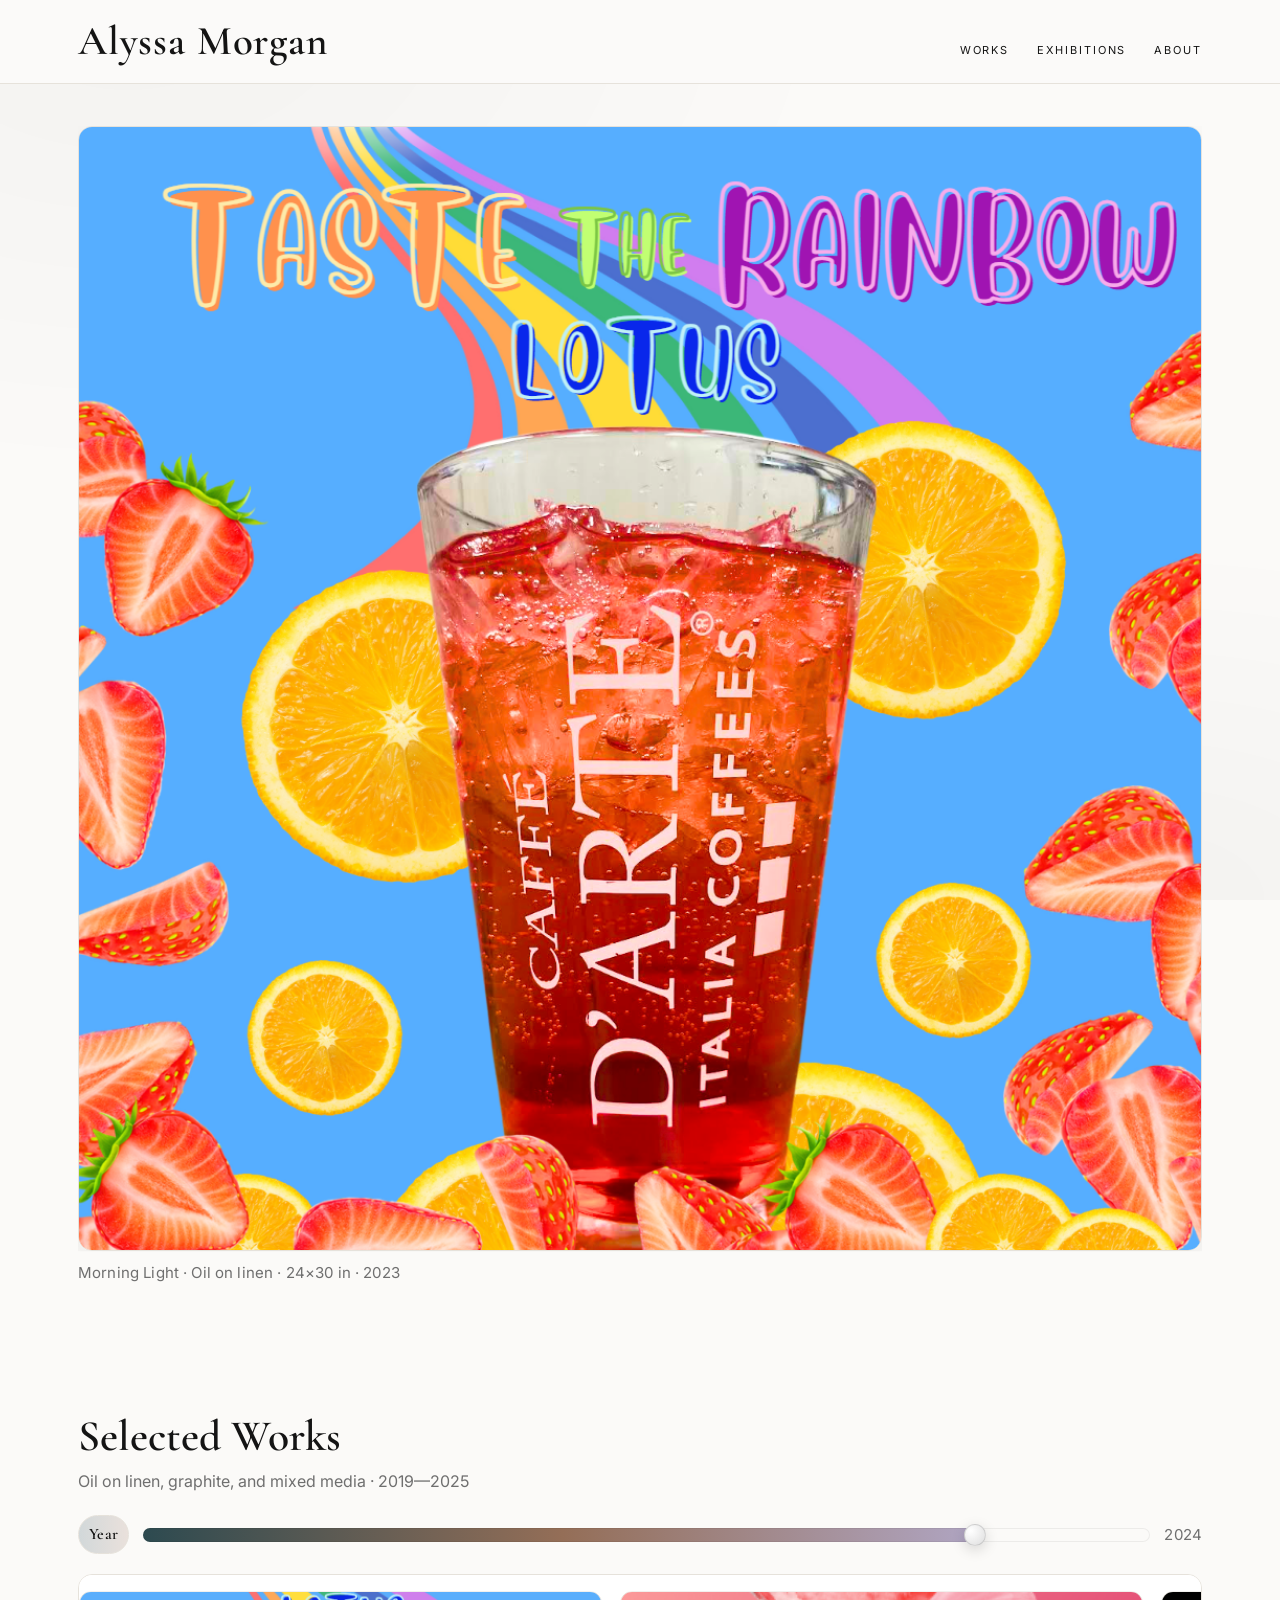
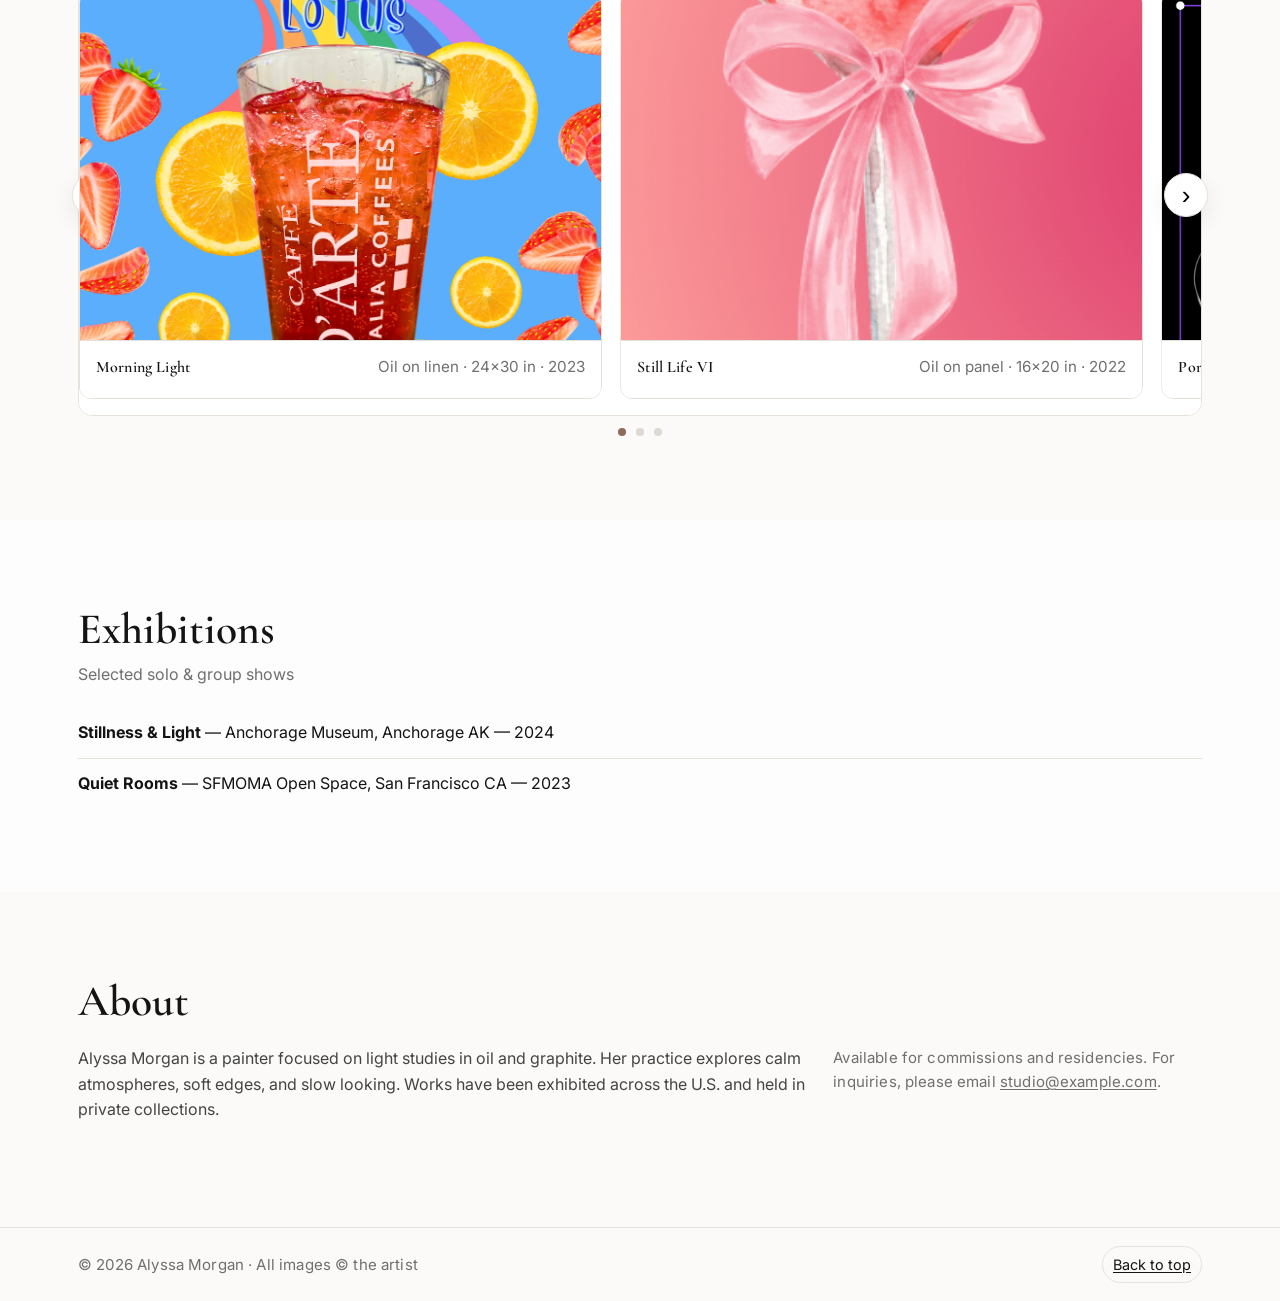
<file: index.html>
<!doctype html>
<html lang="en">
<head>
  <meta charset="utf-8" />
  <meta name="viewport" content="width=device-width,initial-scale=1" />
  <meta name="color-scheme" content="light" />
  <title>Alyssa Morgan — Portfolio</title>

  <!-- Fonts + Theme -->
  <link rel="preconnect" href="https://fonts.gstatic.com" crossorigin>
  <link href="https://fonts.googleapis.com/css2?family=Cormorant+Garamond:ital,wght@0,400;0,600;1,400;1,600&family=Inter:wght@300;400;500;600&display=swap" rel="stylesheet">
  <link rel="stylesheet" href="styles/theme.css" />
</head>
<body class="page-enter">
  <!-- Sticky header -->
  <header class="site-header">
    <div class="container header-inner">
      <a class="brand-link" href="#top" aria-label="Home">
        <h1 class="brand" id="siteLogo">Alyssa Morgan</h1>
      </a>
      <nav class="nav" aria-label="Primary">
        <a href="#works">Works</a>
        <a href="#exhibitions">Exhibitions</a>
        <a href="#about">About</a>
        <a id="adminLink" href="atelier/" class="chip chip--subtle" style="display:none">Studio</a>
      </nav>
    </div>
  </header>

  <main id="top">
    <!-- HERO -->
    <section class="hero-block">
      <div class="container">
        <figure class="hero">
          <img class="reveal" src="uploads/morning-light.jpg" alt="Morning Light — Oil on linen" />
          <figcaption class="caption hero-cap">Morning Light · Oil on linen · 24×30 in · 2023</figcaption>
        </figure>
      </div>
    </section>

    <!-- SELECTED WORKS -->
    <section class="section" id="works" aria-labelledby="worksTitle">
      <div class="container">
        <header class="section-head">
          <h2 id="worksTitle" class="section-title">Selected Works</h2>
          <p class="section-sub">Oil on linen, graphite, and mixed media · 2019—2025</p>
        </header>

        <!-- Controls -->
        <div class="controls">
          <span class="ombre-label">Year</span>
          <input id="yearRange" class="ombre-range" type="range" min="2019" max="2025" value="2024" />
          <span id="yearOut" class="caption">2024</span>
        </div>

        <!-- Carousel -->
        <div class="carousel">
          <button class="car-btn car-btn--prev" aria-label="Previous"><span>‹</span></button>
          <div class="frame" data-carousel-frame>
            <div class="rail">
              <figure class="card reveal">
                <img src="uploads/morning-light.jpg" alt="Morning Light — Oil on linen" data-lightbox />
                <figcaption>
                  <span class="work-title">Morning Light</span>
                  <span class="work-meta">Oil on linen · 24×30 in · 2023</span>
                </figcaption>
              </figure>
              <figure class="card reveal">
                <img src="uploads/still-life-vi.jpg" alt="Still Life VI — Oil on panel" data-lightbox />
                <figcaption>
                  <span class="work-title">Still Life VI</span>
                  <span class="work-meta">Oil on panel · 16×20 in · 2022</span>
                </figcaption>
              </figure>
              <figure class="card reveal">
                <img src="uploads/portrait-study.jpg" alt="Portrait Study — Graphite on paper" data-lightbox />
                <figcaption>
                  <span class="work-title">Portrait Study</span>
                  <span class="work-meta">Graphite on paper · 11×14 in · 2021</span>
                </figcaption>
              </figure>
            </div>
          </div>
          <button class="car-btn car-btn--next" aria-label="Next"><span>›</span></button>
        </div>
        <div class="dots" aria-hidden="true">
          <div class="dot is-active"></div><div class="dot"></div><div class="dot"></div>
        </div>
      </div>
    </section>

    <!-- EXHIBITIONS -->
    <section class="section section--alt" id="exhibitions" aria-labelledby="exhTitle">
      <div class="container">
        <header class="section-head">
          <h2 id="exhTitle" class="section-title">Exhibitions</h2>
          <p class="section-sub">Selected solo & group shows</p>
        </header>
        <ul class="exhibitions">
          <li><strong>Stillness & Light</strong> — Anchorage Museum, Anchorage AK — 2024</li>
          <li><strong>Quiet Rooms</strong> — SFMOMA Open Space, San Francisco CA — 2023</li>
        </ul>
      </div>
    </section>

    <!-- ABOUT -->
    <section class="section" id="about" aria-labelledby="aboutTitle">
      <div class="container">
        <header class="section-head">
          <h2 id="aboutTitle" class="section-title">About</h2>
        </header>
        <div class="about-grid">
          <p>
            Alyssa Morgan is a painter focused on light studies in oil and graphite. Her practice explores calm atmospheres,
            soft edges, and slow looking. Works have been exhibited across the U.S. and held in private collections.
          </p>
          <p class="caption">
            Available for commissions and residencies. For inquiries, please email
            <a href="mailto:studio@example.com">studio@example.com</a>.
          </p>
        </div>
      </div>
    </section>
  </main>

  <!-- FOOTER -->
  <footer class="site-footer">
    <div class="container footer-inner">
      <small class="caption">© <span id="yearNow"></span> Alyssa Morgan · All images © the artist</small>
      <a class="chip" href="#top">Back to top</a>
    </div>
  </footer>

  <!-- LIGHTBOX OVERLAY -->
  <div id="lightbox" class="lightbox" hidden>
    <button class="lightbox__close" aria-label="Close">×</button>
    <img class="lightbox__img" alt="" />
    <div class="lightbox__meta caption" id="lightboxMeta"></div>
  </div>

  <!-- Scripts -->
  <script type="module" src="scripts/app.js"></script>
</body>
</html>
</file>
<file: styles/theme.css>
/* =======================================
   Academic Art Theme — refined v2
   ======================================= */

:root{
  /* Colors */
  --bg:#fbfaf8; --paper:#ffffff; --ink:#141414; --soft:#444; --muted:#6f6f6f; --line:#e6e2db;
  --accent-1:#3f6b6e; --accent-2:#8d6a5b; --accent-3:#8f88a6;
  --ombre-a:#2d4a50; --ombre-b:#946e57; --ombre-c:#b0a6c4;

  /* Type */
  --font-display:"Cormorant Garamond", ui-serif, Georgia, serif;
  --font-body:"Inter", system-ui, -apple-system, "Segoe UI", Roboto, sans-serif;

  /* Layout */
  --maxw:1180px;
  --space-1:6px; --space-2:12px; --space-3:20px; --space-4:32px; --space-5:56px; --space-6:84px;
  --radius:14px;

  /* Motion */
  --ease-slow:cubic-bezier(.22,.11,.08,1);
  --ease-ink:cubic-bezier(.2,.7,0,.99);
}

/* Base */
*{ box-sizing:border-box }
html,body{ height:100% }
html{ background:var(--bg); color:var(--ink); scroll-behavior:smooth }
body{
  margin:0; font-family:var(--font-body); line-height:1.6;
  -webkit-font-smoothing:antialiased; text-rendering:optimizeLegibility;
}

/* Subtle “paper” vignette */
body::before{
  content:""; position:fixed; inset:0; pointer-events:none;
  background:
    radial-gradient(1200px 800px at 10% 0%, rgba(0,0,0,.03), transparent 60%),
    radial-gradient(1000px 600px at 90% 100%, rgba(0,0,0,.03), transparent 60%);
  mix-blend-mode:multiply;
}

.container{ width:min(100%,var(--maxw)); margin-inline:auto; padding-inline: clamp(16px,3vw,28px) }

/* Typography */
h1,h2,h3{ font-family:var(--font-display); font-weight:600; line-height:1.15; margin: var(--space-5) 0 var(--space-2) }
h1{ font-size: clamp(36px,5.2vw,64px) }
h2{ font-size: clamp(28px,3.4vw,44px) }
h3{ font-size: clamp(20px,2.2vw,26px) }
p{ color:var(--soft); margin: 0 0 var(--space-3) }
.caption{ font-size:.94rem; color:var(--muted); letter-spacing:.01em }
a{ color:inherit; text-underline-offset:2px }

/* Header */
.site-header{
  position:sticky; top:0; z-index:10; backdrop-filter: blur(6px);
  background: color-mix(in oklab, var(--bg) 92%, white);
  border-bottom:1px solid var(--line);
}
.header-inner{ display:flex; align-items:flex-end; justify-content:space-between; gap:20px; padding-block: 18px }
.brand{ margin:0; letter-spacing:.02em; font-size: clamp(28px,3.2vw,42px) }
.brand-link{ text-decoration:none }
.nav{ display:flex; gap: clamp(14px,2.2vw,28px); font-variant-caps: all-small-caps; letter-spacing:.12em }
.nav a{ text-decoration:none; position:relative; padding-bottom:4px }
.nav a::after{
  content:""; position:absolute; left:0; right:0; bottom:0; height:1px;
  background: linear-gradient(90deg,var(--accent-1),var(--accent-2),var(--accent-3));
  transform: scaleX(0); transform-origin:left; transition: transform .5s var(--ease-ink);
}
.nav a:hover::after{ transform: scaleX(1) }
.chip{ display:inline-block; border:1px solid var(--line); padding:6px 10px; border-radius:999px; font-size:.9rem; }
.chip--subtle{ background:color-mix(in oklab, var(--accent-3) 6%, white); }

/* Sections */
.section{ padding-block: clamp(40px, 8vw, var(--space-6)) }
.section--alt{ background: color-mix(in oklab, var(--paper) 98%, var(--accent-3) 2%) }
.section-head{ margin-bottom: var(--space-3) }
.section-title{ margin:0 0 8px 0 }
.section-sub{ margin:0; color:var(--muted) }

/* Hero */
.hero-block{ padding-block: clamp(20px, 6vw, 42px) }
.hero{ margin:0 }
.hero img{
  width:100%; display:block; border-radius: var(--radius);
  border:1px solid var(--line); box-shadow: 0 20px 60px rgba(0,0,0,.08);
}
.hero-cap{ margin-top:10px }

/* Controls */
.controls{ display:flex; align-items:center; gap:12px; margin: 8px 0 18px }
.ombre-range{
  --pct:50%;
  appearance:none; width:100%; height:14px; border-radius:999px;
  background: linear-gradient(90deg,var(--ombre-a),var(--ombre-b),var(--ombre-c));
  background-size: var(--pct) 100%; background-repeat:no-repeat;
  box-shadow: inset 0 0 0 1px rgba(0,0,0,.06);
  outline:none;
}
.ombre-range::-webkit-slider-runnable-track{ appearance:none; height:14px; background:transparent }
.ombre-range::-moz-range-track{ height:14px; background:transparent; border:none }
.ombre-range::-webkit-slider-thumb{
  appearance:none; width:22px; height:22px; border-radius:50%;
  background: radial-gradient(circle at 30% 30%, #fff, #ddd);
  border:1px solid rgba(0,0,0,.12); margin-top:-4px; cursor:ew-resize;
  box-shadow: 0 4px 14px rgba(0,0,0,.15); transition: transform .2s var(--ease-slow);
}
.ombre-range:active::-webkit-slider-thumb{ transform: scale(1.06) }
.ombre-range::-moz-range-thumb{
  width:22px; height:22px; border-radius:50%;
  background: radial-gradient(circle at 30% 30%, #fff, #ddd);
  border:1px solid rgba(0,0,0,.12); box-shadow: 0 4px 14px rgba(0,0,0,.15);
}
.ombre-label{
  font-family:var(--font-display); font-weight:600; letter-spacing:.02em;
  display:inline-block; padding:6px 10px; border-radius:999px;
  background: linear-gradient(90deg, color-mix(in oklab,var(--ombre-a) 20%, white),
                                     color-mix(in oklab,var(--ombre-b) 20%, white));
  border:1px solid var(--line); color:var(--ink);
}

/* Carousel */
.carousel{ position:relative; margin-top: var(--space-3) }
.carousel .frame{
  overflow:auto; scroll-snap-type:x mandatory; -webkit-overflow-scrolling:touch;
  border-radius: var(--radius); border:1px solid var(--line); background:#fff;
}
.carousel .rail{
  display:grid; grid-auto-flow:column; grid-auto-columns: 88%;
  gap: clamp(12px, 2vw, 18px); padding: clamp(10px, 2vw, 16px);
}
@media (min-width:900px){ .carousel .rail{ grid-auto-columns: 48% } }

.card{
  scroll-snap-align:start; margin:0; background:#fff; border-radius:12px; overflow:hidden;
  border:1px solid var(--line); transition: transform .55s var(--ease-slow), box-shadow .55s var(--ease-slow);
}
.card:hover{ transform: translateY(-2px); box-shadow: 0 16px 40px rgba(0,0,0,.08) }
.card img{
  width:100%; aspect-ratio: 3/2; object-fit:cover; display:block;
  filter: saturate(.94) contrast(1.02);
  transition: filter .8s var(--ease-slow), transform 1.1s var(--ease-slow);
}
.card:hover img{ filter:none; transform: scale(1.02) }
.card figcaption{
  padding: 14px 16px 18px; background:#fff;
  display:flex; justify-content:space-between; gap:12px; align-items:baseline;
  border-top:1px solid var(--line);
}
.work-title{ font-family:var(--font-display); font-weight:600; letter-spacing:.01em }
.work-meta{ color:var(--muted); font-size:.95rem }

/* Carousel controls */
.car-btn{
  position:absolute; top:50%; transform: translateY(-50%);
  width:44px; height:44px; border-radius:999px; border:1px solid var(--line);
  background:#fff; box-shadow: 0 8px 24px rgba(0,0,0,.08);
  display:grid; place-items:center; cursor:pointer; user-select:none;
}
.car-btn span{ font-size:26px; line-height:1; }
.car-btn--prev{ left:-6px } .car-btn--next{ right:-6px }
@media (max-width: 720px){ .car-btn{ display:none } }

.dots{ display:flex; gap:10px; justify-content:center; margin-top:12px }
.dot{ width:8px; height:8px; border-radius:50%; background:#cfcac3; opacity:.7 }
.dot.is-active{ background: var(--accent-2); opacity:1 }

/* Exhibitions list */
.exhibitions{ list-style:none; padding:0; margin:0 }
.exhibitions li{
  padding: 12px 0; border-bottom:1px solid var(--line);
}
.exhibitions li:last-child{ border-bottom:none }

/* About */
.about-grid{ display:grid; gap:18px; grid-template-columns: 1fr; }
@media (min-width:900px){ .about-grid{ grid-template-columns: 2fr 1fr } }

/* Footer */
.site-footer{ border-top:1px solid var(--line); padding: 18px 0; background: color-mix(in oklab, var(--bg) 94%, white) }
.footer-inner{ display:flex; justify-content:space-between; align-items:center; gap:12px }

/* Lightbox */
.lightbox{
  position:fixed; inset:0; display:grid; place-items:center; background: rgba(255,255,255,.9);
  padding: clamp(10px, 4vw, 36px); z-index: 50;
}
.lightbox[hidden]{ display:none !important; } /* critical: ensure it hides */
.lightbox__img{
  max-width: 92vw; max-height: 78vh; border-radius: 12px; border:1px solid var(--line);
  box-shadow: 0 20px 60px rgba(0,0,0,.18);
}
.lightbox__close{
  position: absolute; top: 14px; right: 16px;
  background: #fff; border:1px solid var(--line); border-radius: 999px; width:42px; height:42px;
  font-size:24px; line-height:38px; cursor:pointer; box-shadow: 0 8px 24px rgba(0,0,0,.08);
}
.lightbox__meta{ margin-top:10px; text-align:center }

/* Transitions */
.page-enter{ animation: fadeIn .7s var(--ease-slow) both }
@keyframes fadeIn{ from{ opacity:0; filter:saturate(.9) } to{ opacity:1; filter:none } }
.reveal{ clip-path: inset(0 100% 0 0); animation: wipe 950ms var(--ease-ink) both }
@keyframes wipe{ from{ clip-path: inset(0 100% 0 0) } to{ clip-path: inset(0 0 0 0) } }

/* Reduced motion */
@media (prefers-reduced-motion: reduce){
  *{ animation:none !important; transition:none !important; scroll-behavior:auto !important }
}
</file>
